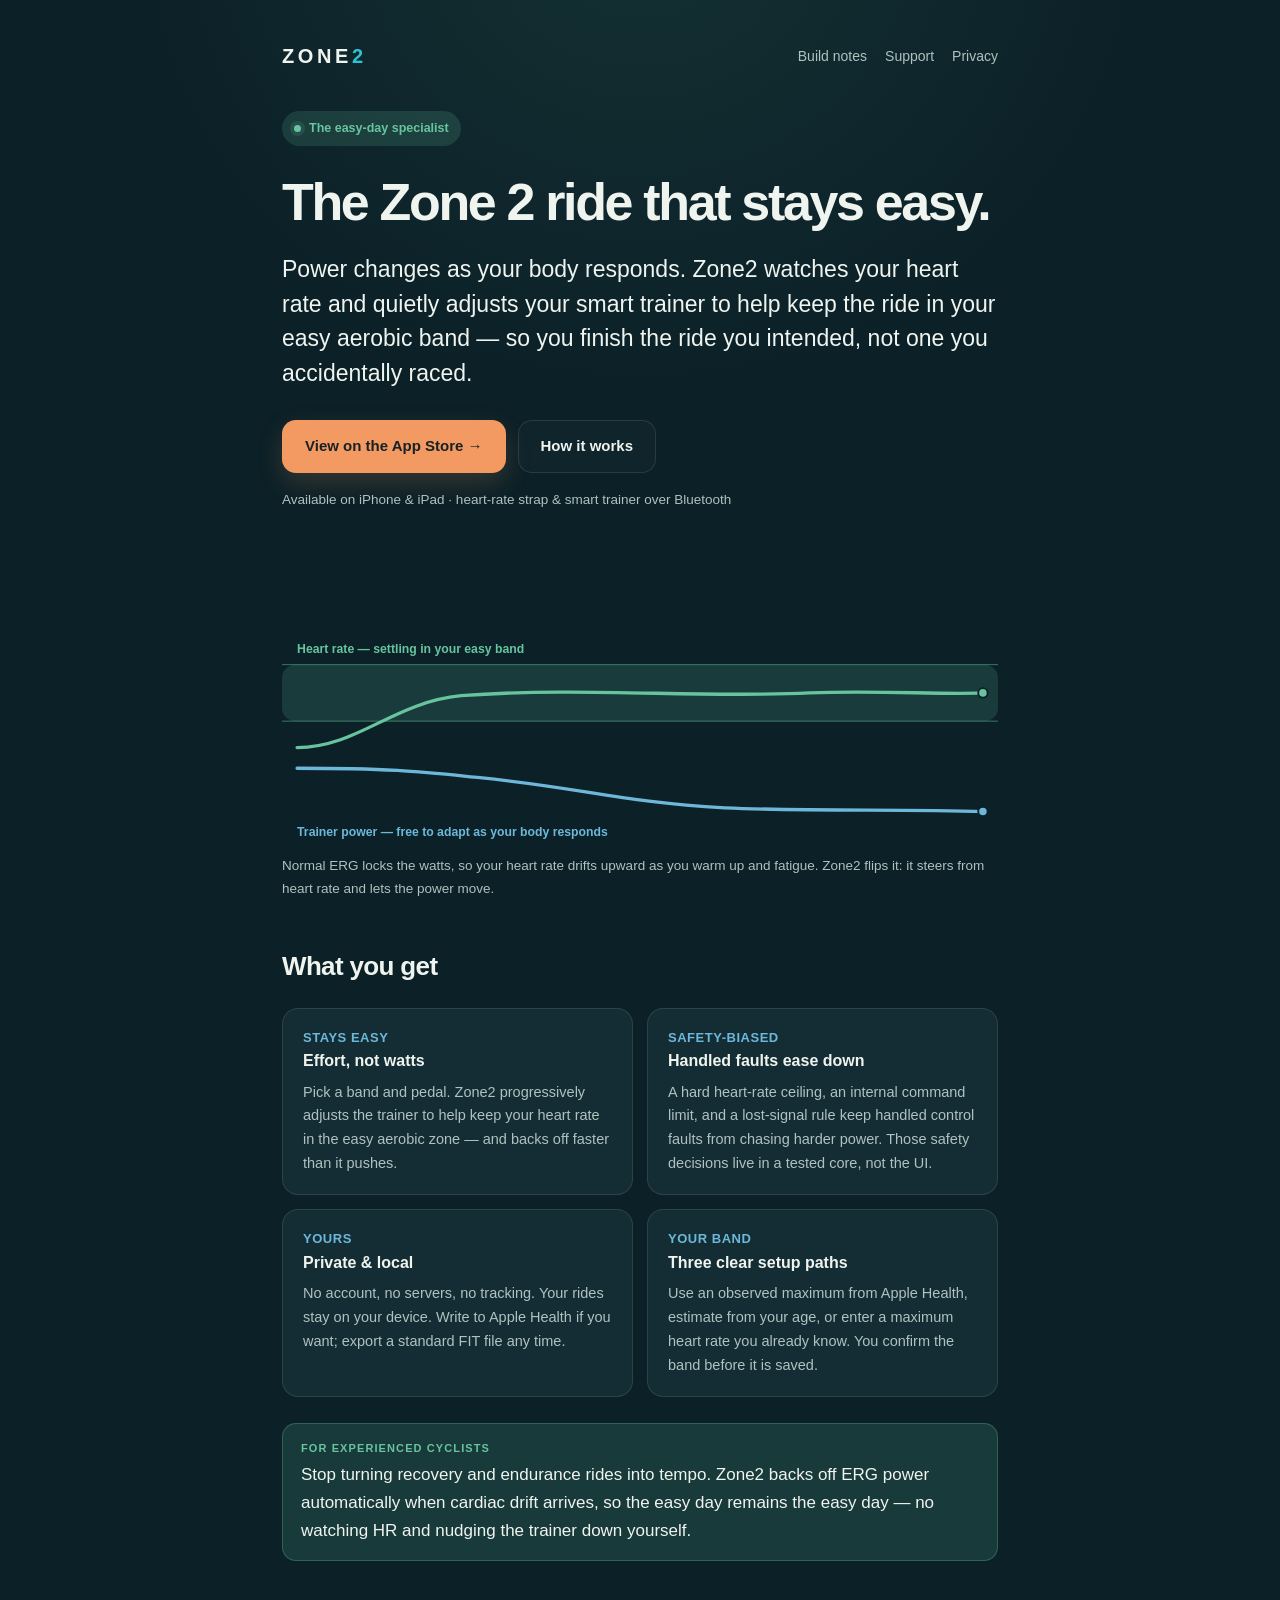
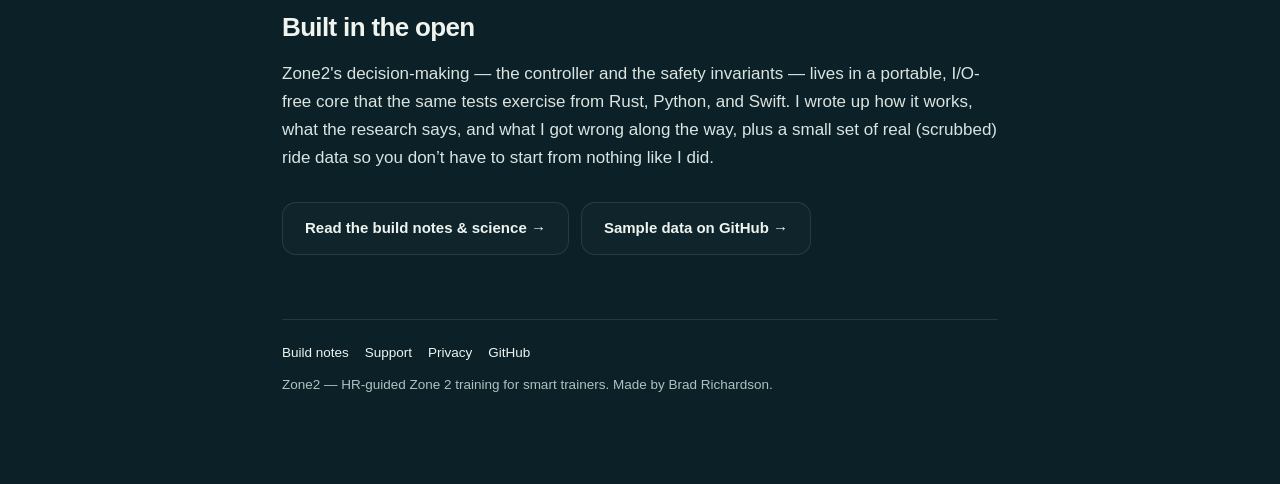
<file: index.html>
<!DOCTYPE html>
<html lang="en">
<head>
<meta charset="UTF-8">
<meta name="viewport" content="width=device-width, initial-scale=1.0">
<title>Zone2 — the Zone 2 ride that stays easy</title>
<meta name="description" content="Zone2 uses heart rate to steer your smart trainer and help keep an easy aerobic ride inside the band you set.">
<link rel="stylesheet" href="style.css">
</head>
<body>
<div class="wrap">
  <header class="site">
    <a class="logo" href="index.html">ZONE<span>2</span></a>
    <nav class="top">
      <a href="notes.html">Build notes</a>
      <a href="support.html">Support</a>
      <a href="privacy.html">Privacy</a>
    </nav>
  </header>

  <section class="hero">
    <span class="chip"><span class="dot"></span>The easy-day specialist</span>
    <h1>The Zone&nbsp;2 ride that stays easy.</h1>
    <p class="lead">Power changes as your body responds. Zone2 watches your
    heart rate and quietly adjusts your smart trainer to help keep the ride in your easy
    aerobic band&nbsp;— so you finish the ride you intended, not one you
    accidentally raced.</p>

    <div class="actions">
      <a class="btn primary" href="https://apps.apple.com/us/app/zone2-autopilot/id6780289464">View on the App Store &rarr;</a>
      <a class="btn ghost" href="notes.html">How it works</a>
    </div>
    <p class="small" style="margin-top:16px">Available on iPhone &amp; iPad&nbsp;· heart-rate strap &amp; smart trainer over Bluetooth</p>
  </section>

  <!-- Signature "Easy Band" visual: HR settles in the band while power adapts below -->
  <figure class="band" aria-label="A chart: heart rate settles inside the easy band while trainer power eases below it.">
    <svg viewBox="0 0 760 300" role="img" xmlns="http://www.w3.org/2000/svg">
      <!-- easy band -->
      <rect x="0" y="110" width="760" height="60" rx="14" fill="rgba(103,196,159,.16)"/>
      <line x1="0" y1="110" x2="760" y2="110" stroke="#67c49f" stroke-opacity=".55" stroke-width="1"/>
      <line x1="0" y1="170" x2="760" y2="170" stroke="#67c49f" stroke-opacity=".55" stroke-width="1"/>
      <!-- heart-rate trace: warms into the band, then settles -->
      <path d="M 16,198 C 80,198 118,150 190,143 C 320,133 440,146 560,140 C 630,137 700,142 744,140"
            fill="none" stroke="#67c49f" stroke-width="3.5" stroke-linecap="round"/>
      <circle cx="744" cy="140" r="5" fill="#67c49f" stroke="#0b2027" stroke-width="2"/>
      <!-- power trace, lower lane: free to bend and ease -->
      <path d="M 16,220 C 120,220 150,224 210,230 C 320,241 360,256 470,262 C 560,266 660,263 744,266"
            fill="none" stroke="#6db8da" stroke-width="3.5" stroke-linecap="round"/>
      <circle cx="744" cy="266" r="5" fill="#6db8da" stroke="#0b2027" stroke-width="2"/>
      <!-- labels -->
      <text x="16" y="98"  fill="#67c49f" font-size="13" font-weight="700" font-family="-apple-system, sans-serif">Heart rate — settling in your easy band</text>
      <text x="16" y="292" fill="#6db8da" font-size="13" font-weight="700" font-family="-apple-system, sans-serif">Trainer power — free to adapt as your body responds</text>
    </svg>
    <figcaption>Normal ERG locks the watts, so your heart rate drifts upward as
    you warm up and fatigue. Zone2 flips it: it steers from heart rate and lets the
    power move.</figcaption>
  </figure>

  <h2 id="what">What you get</h2>
  <div class="grid cols-2">
    <div class="tile">
      <div class="k">Stays easy</div>
      <h3>Effort, not watts</h3>
      <p>Pick a band and pedal. Zone2 progressively adjusts the trainer to help keep
      your heart rate in the easy aerobic zone — and backs off faster than it
      pushes.</p>
    </div>
    <div class="tile">
      <div class="k">Safety-biased</div>
      <h3>Handled faults ease down</h3>
      <p>A hard heart-rate ceiling, an internal command limit, and a lost-signal rule
      keep handled control faults from chasing harder power. Those safety decisions
      live in a tested core, not the UI.</p>
    </div>
    <div class="tile">
      <div class="k">Yours</div>
      <h3>Private &amp; local</h3>
      <p>No account, no servers, no tracking. Your rides stay on your device. Write
      to Apple&nbsp;Health if you want; export a standard FIT file any time.</p>
    </div>
    <div class="tile">
      <div class="k">Your band</div>
      <h3>Three clear setup paths</h3>
      <p>Use an observed maximum from Apple&nbsp;Health, estimate from your age, or
      enter a maximum heart rate you already know. You confirm the band before it is saved.</p>
    </div>
  </div>

  <div class="note">
    <span class="label">For experienced cyclists</span>
    Stop turning recovery and endurance rides into tempo. Zone2 backs off ERG
    power automatically when cardiac drift arrives, so the easy day remains the
    easy day — no watching HR and nudging the trainer down yourself.
  </div>

  <h2>Built in the open</h2>
  <p>Zone2's decision-making — the controller and the safety
  invariants — lives in a portable, I/O-free core that the same tests exercise
  from Rust, Python, and Swift. I wrote up how it works, what the research says,
  and what I got wrong along the way, plus a small set of real (scrubbed) ride
  data so you don&rsquo;t have to start from nothing like I did.</p>
  <div class="actions">
    <a class="btn ghost" href="notes.html">Read the build notes &amp; science &rarr;</a>
    <a class="btn ghost" href="https://github.com/brad-richardson/zone2-docs">Sample data on GitHub &rarr;</a>
  </div>

  <footer class="site">
    <nav>
      <a href="notes.html">Build notes</a>
      <a href="support.html">Support</a>
      <a href="privacy.html">Privacy</a>
      <a href="https://github.com/brad-richardson/zone2-docs">GitHub</a>
    </nav>
    Zone2 — HR-guided Zone&nbsp;2 training for smart trainers. Made by Brad Richardson.
  </footer>
</div>
</body>
</html>
</file>
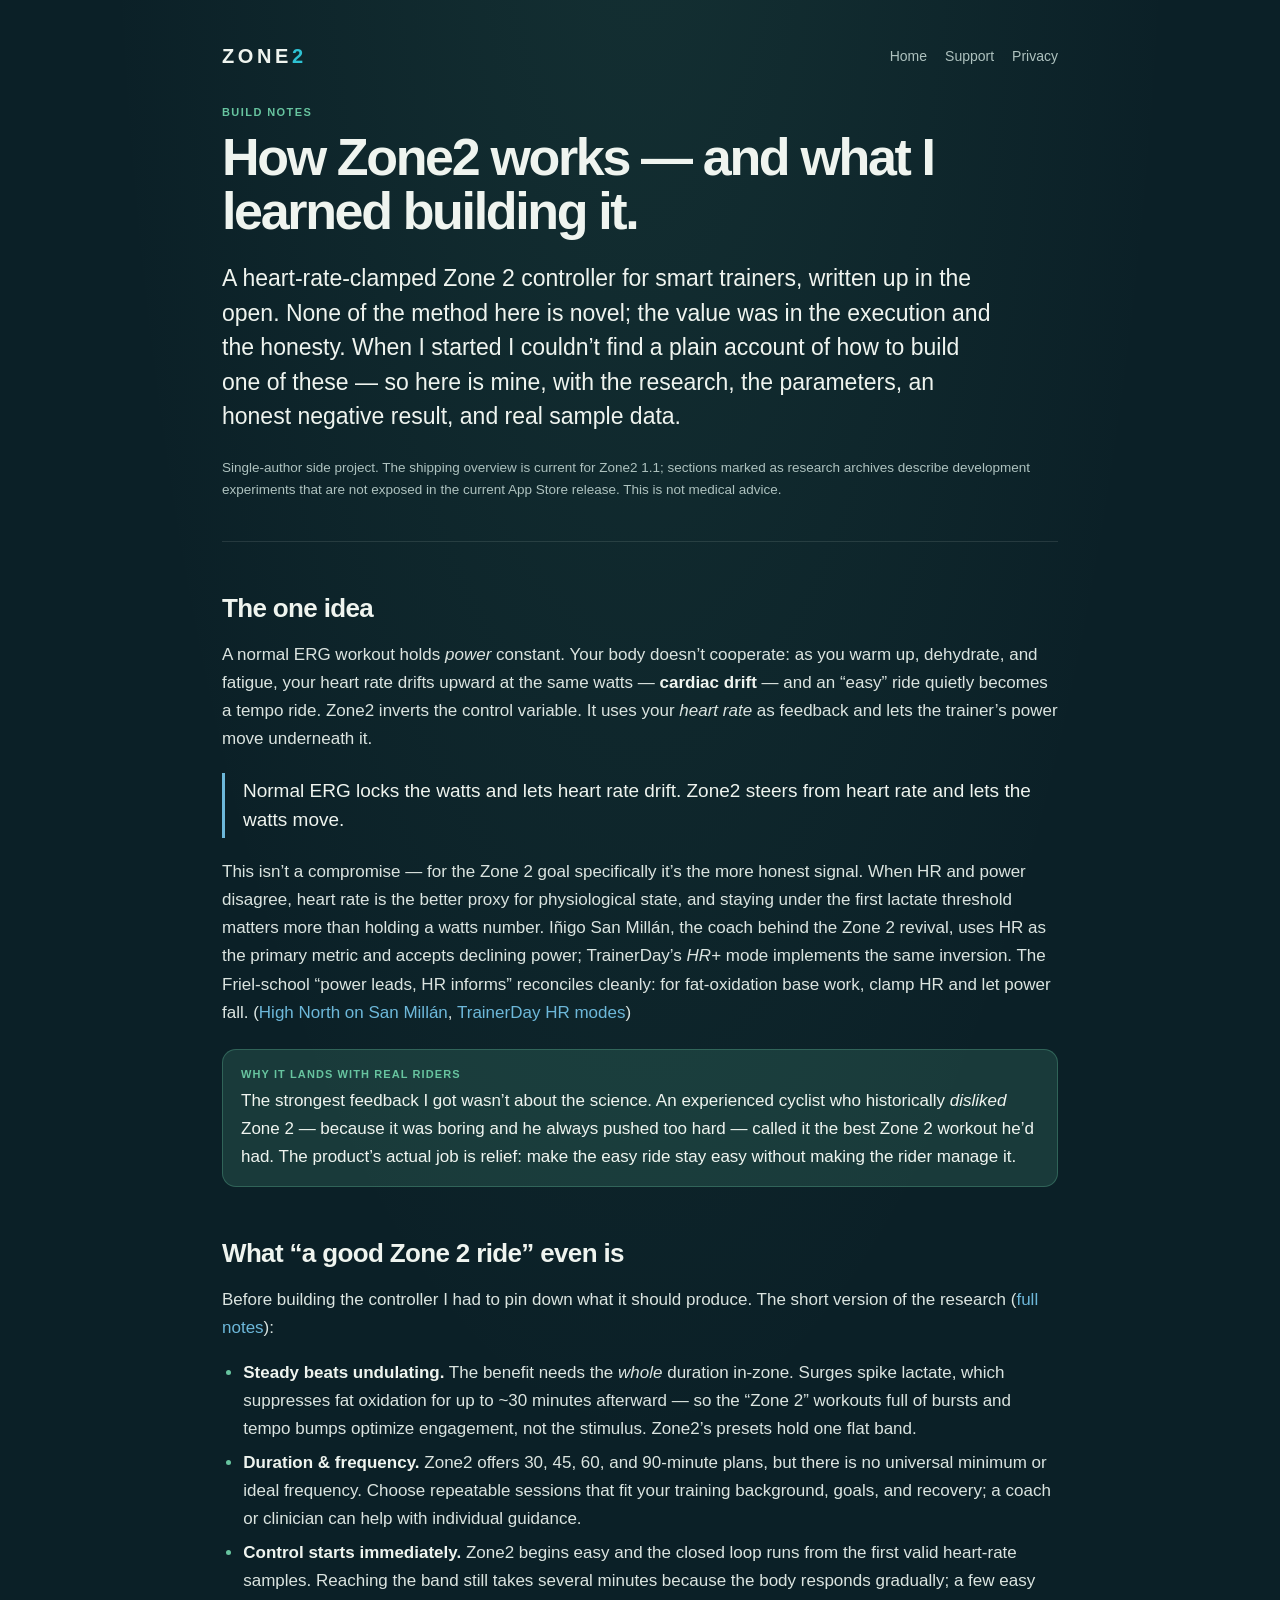
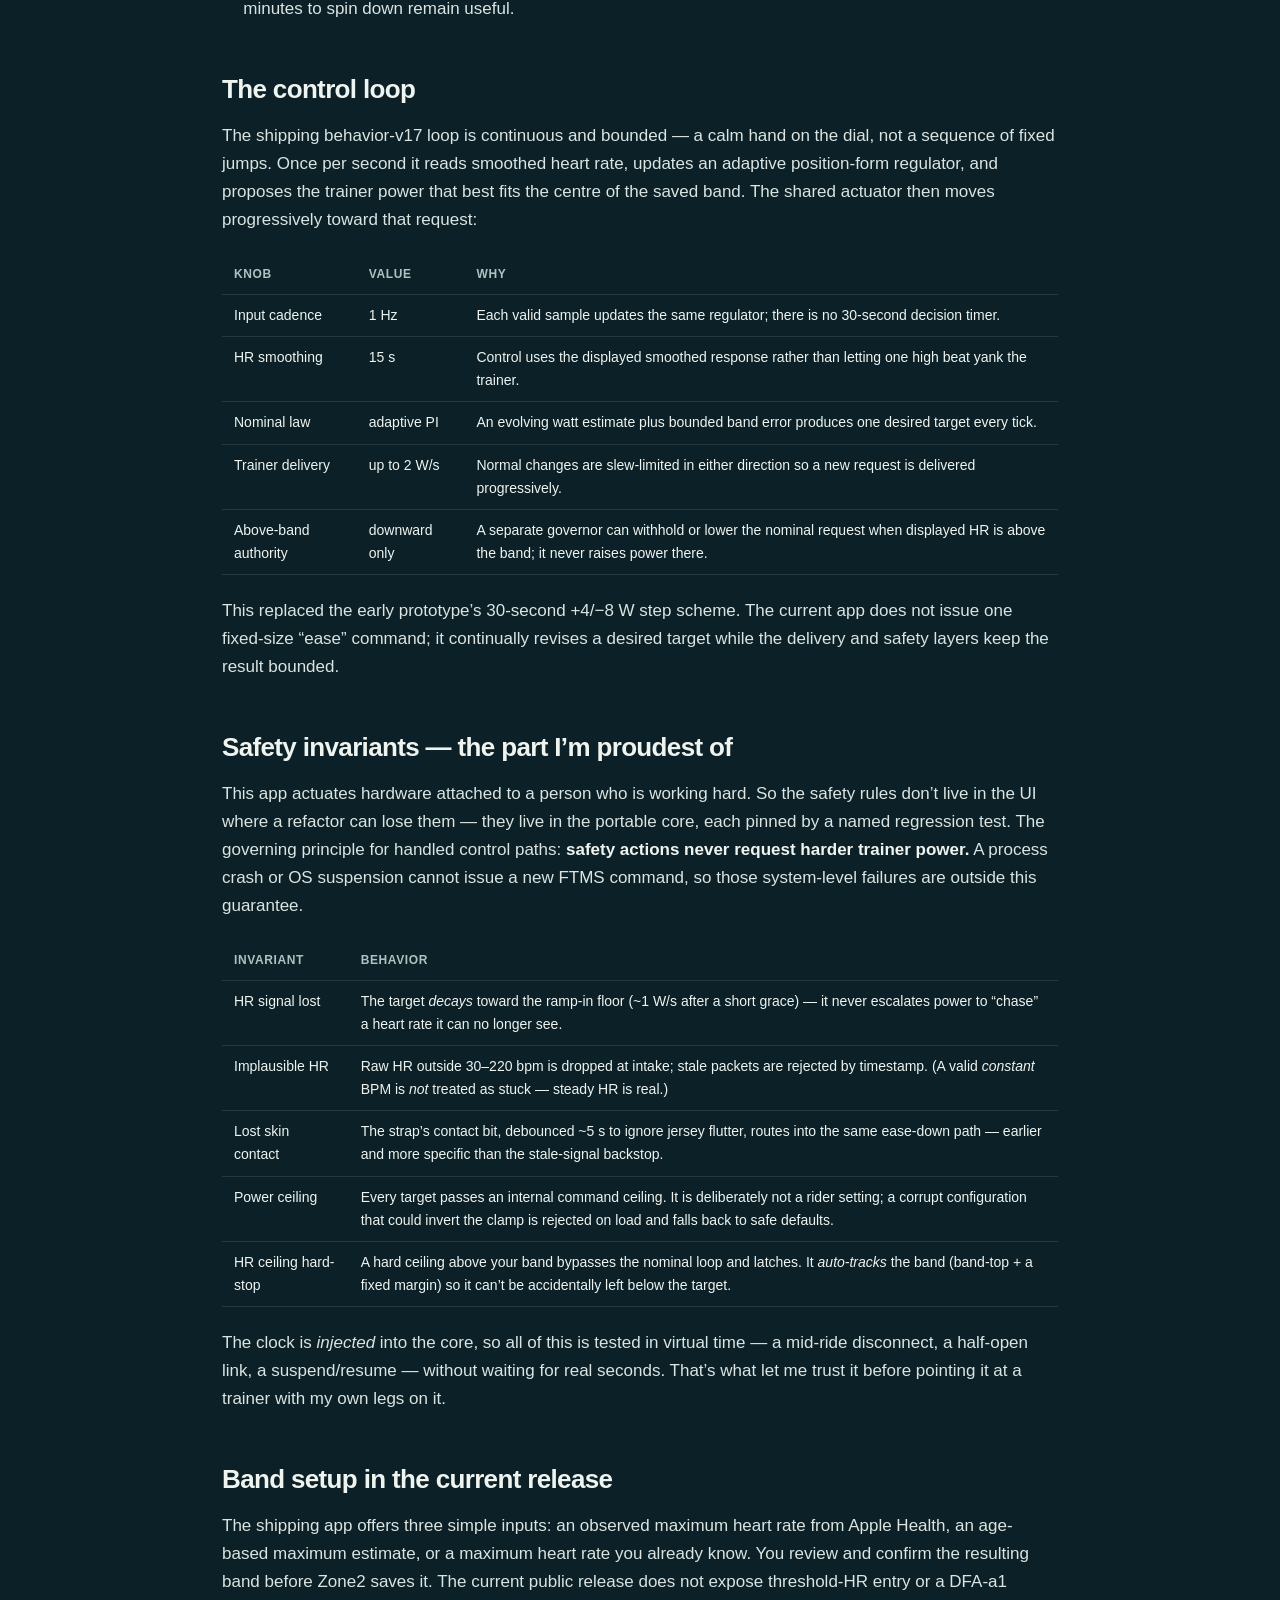
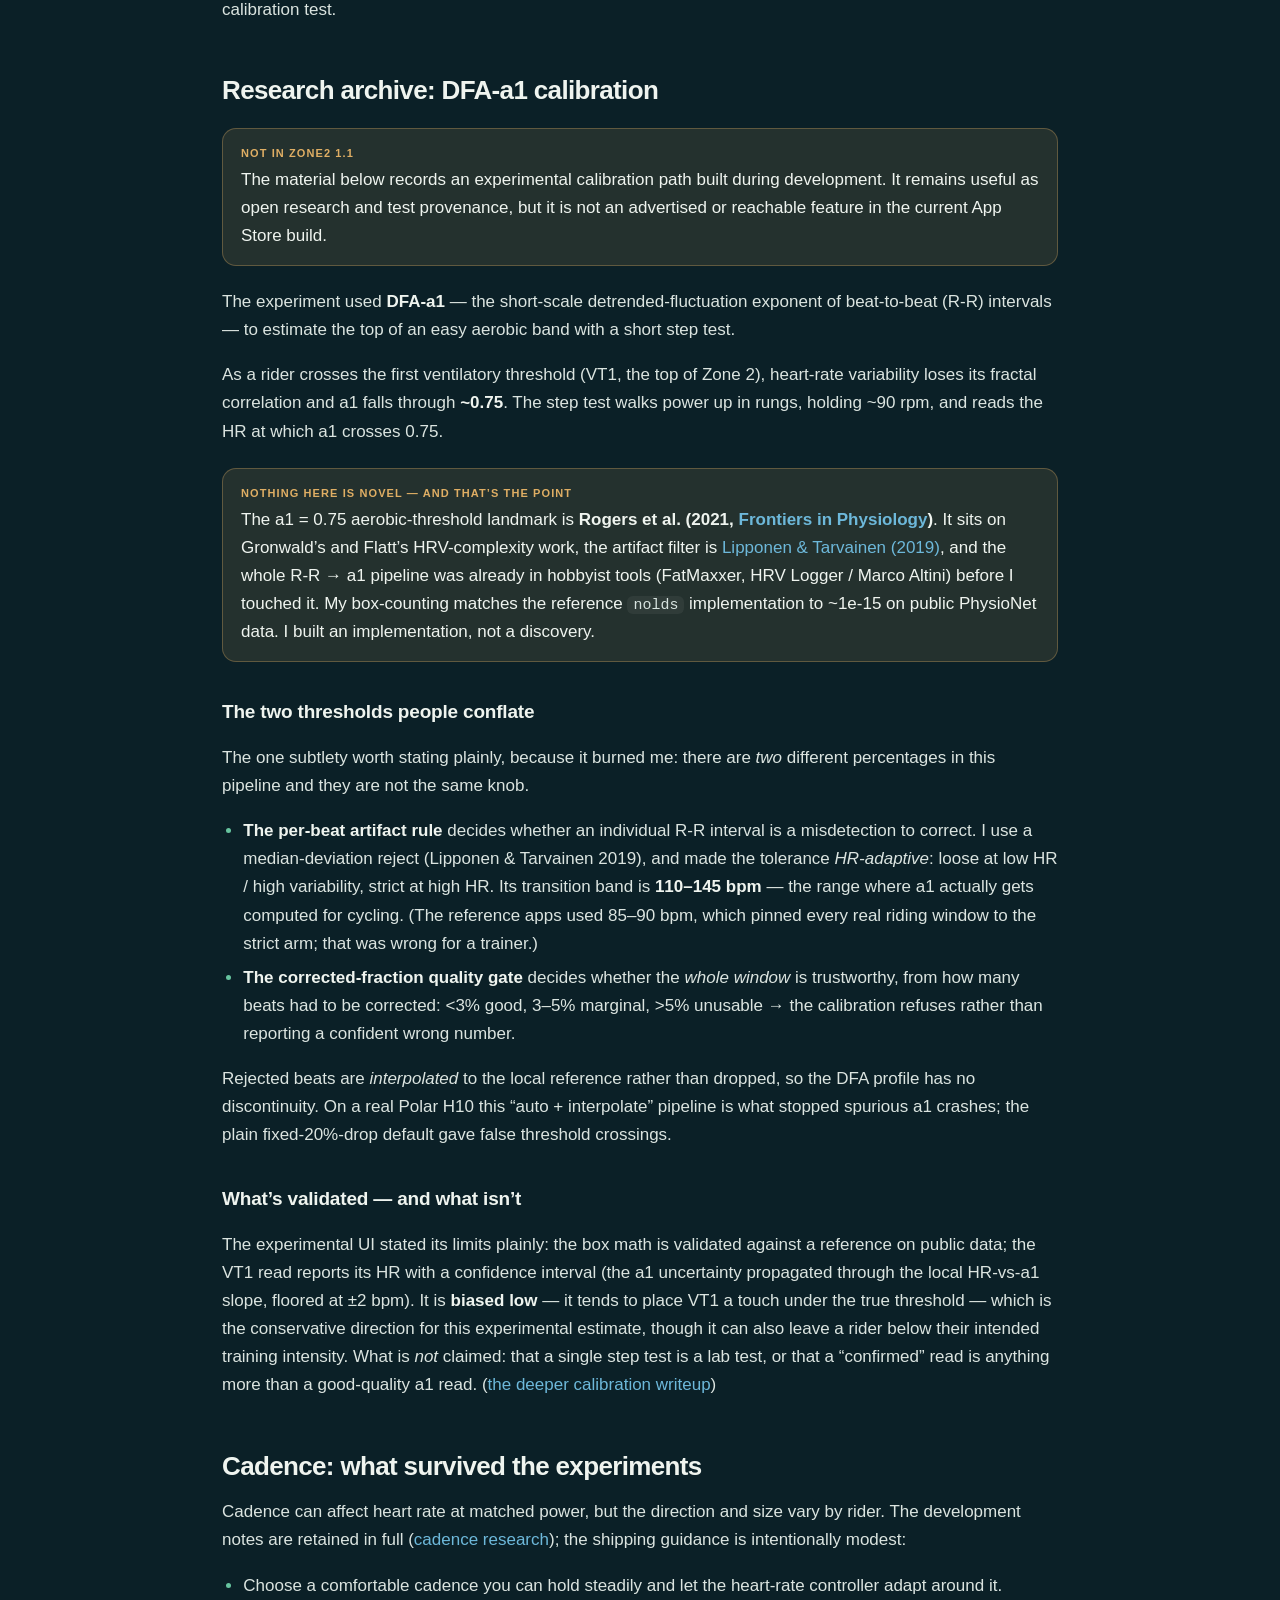
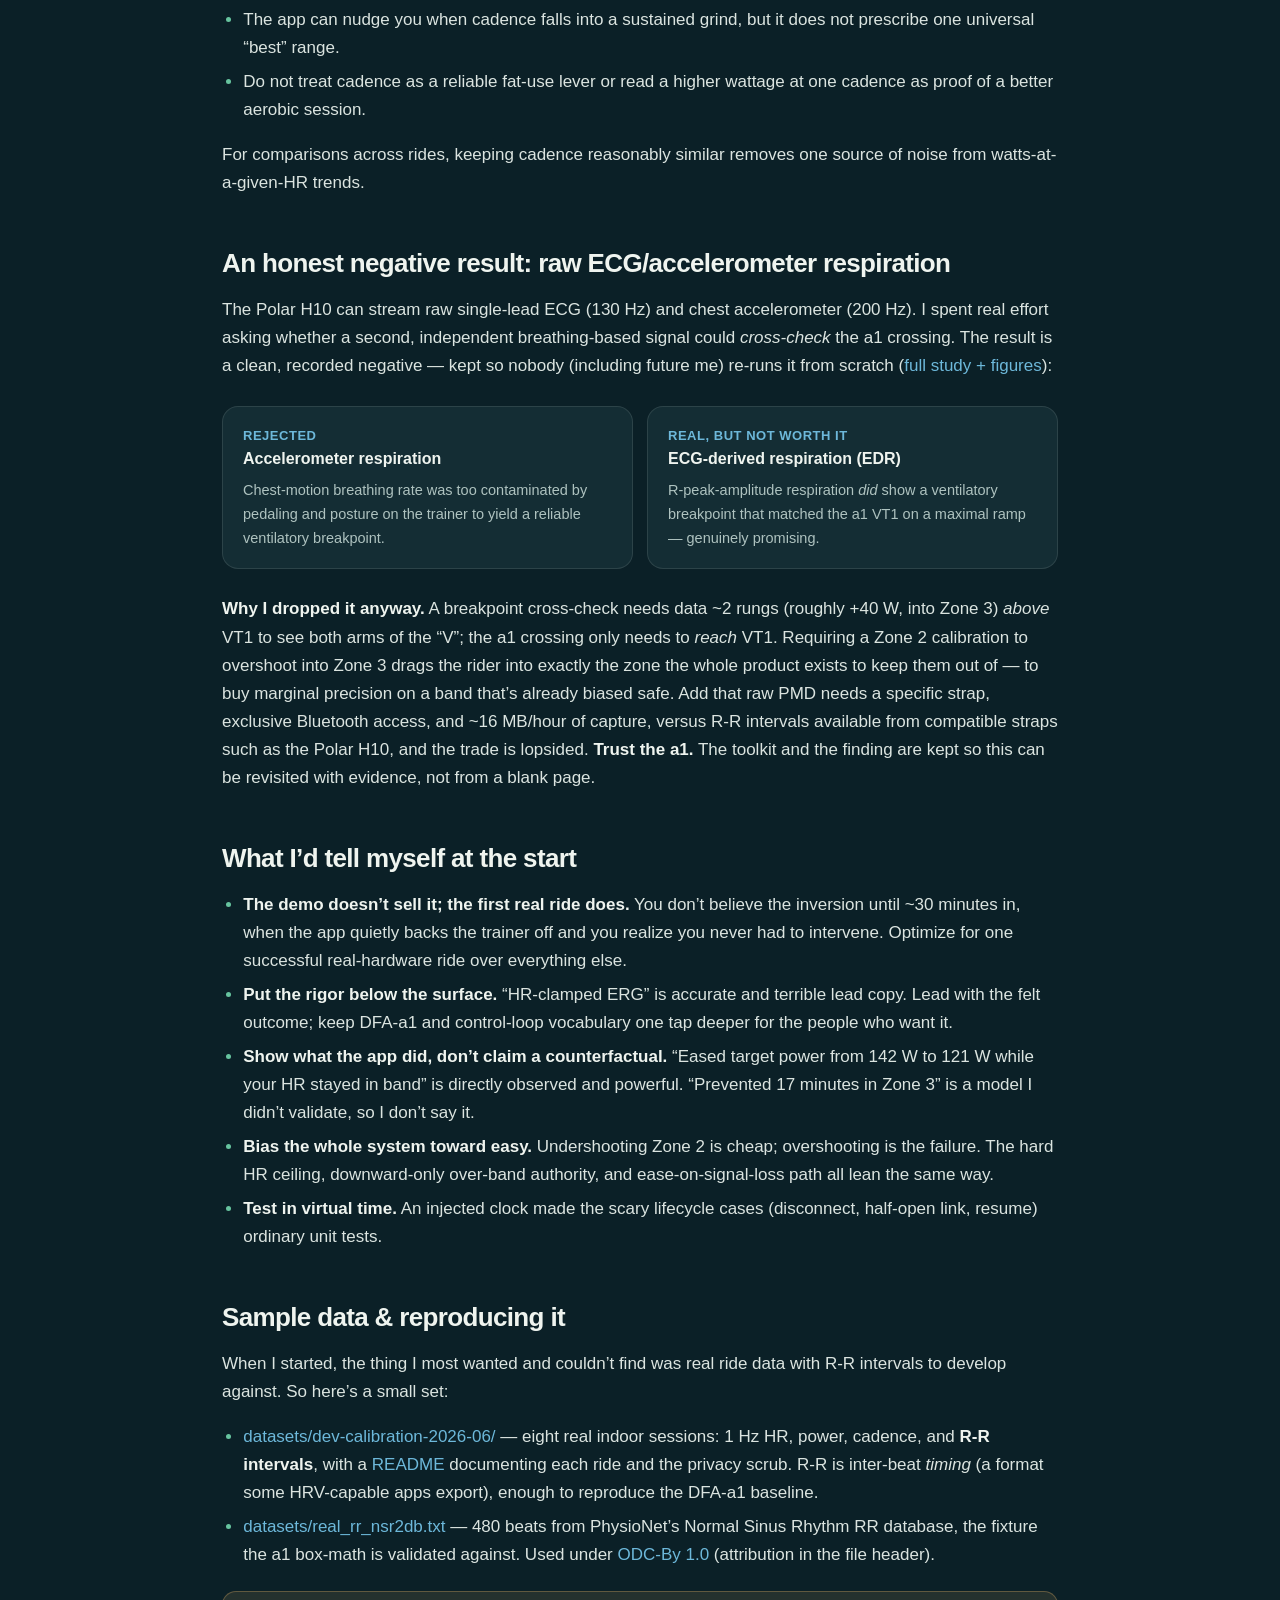
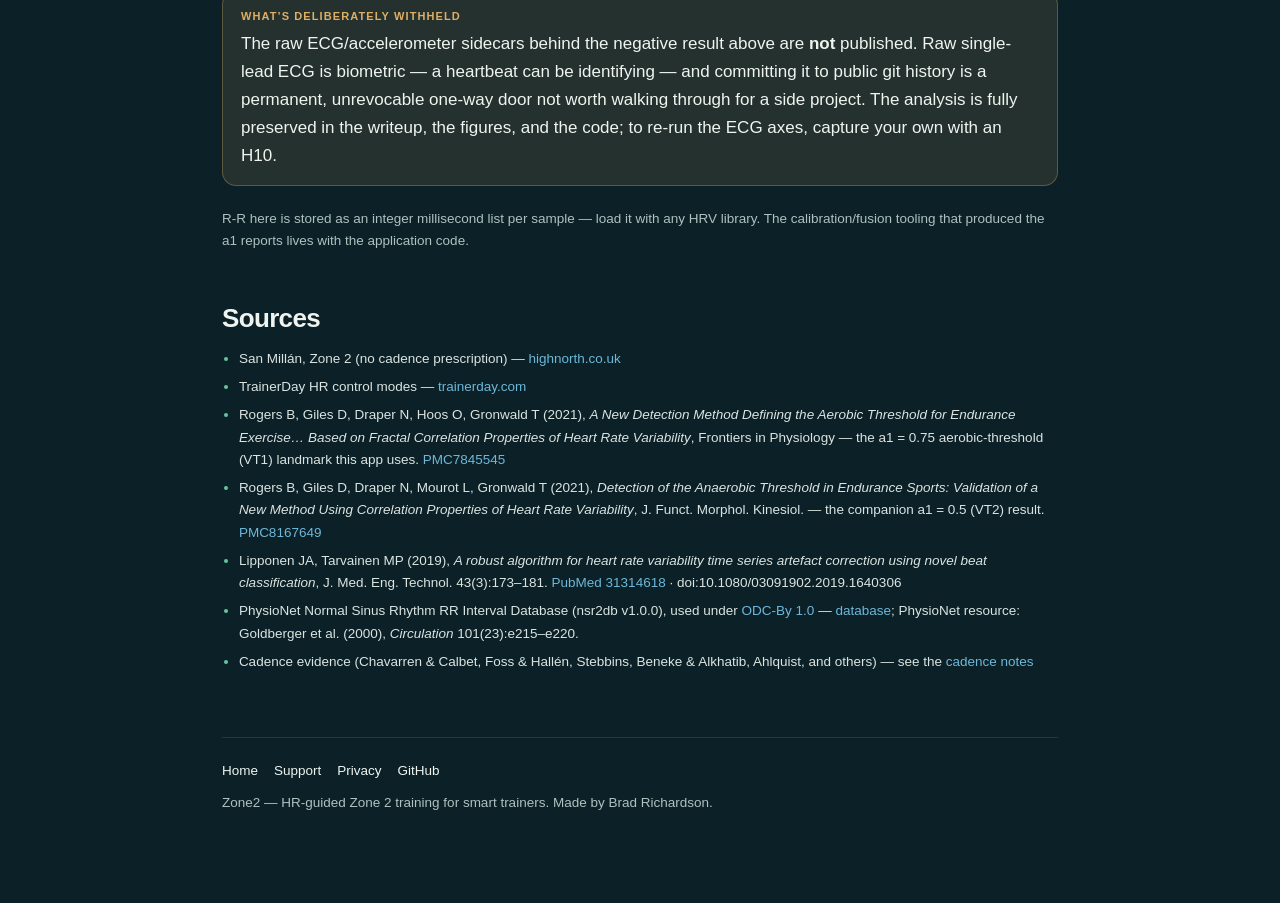
<file: notes.html>
<!DOCTYPE html>
<html lang="en">
<head>
<meta charset="UTF-8">
<meta name="viewport" content="width=device-width, initial-scale=1.0">
<title>Zone2 — how it works &amp; what I learned building it</title>
<meta name="description" content="An open writeup of an HR-guided Zone 2 trainer controller: the shipping control loop and safety invariants, development experiments, and real sample data.">
<link rel="stylesheet" href="style.css">
</head>
<body>
<div class="wrap wide">
  <header class="site">
    <a class="logo" href="index.html">ZONE<span>2</span></a>
    <nav class="top">
      <a href="index.html">Home</a>
      <a href="support.html">Support</a>
      <a href="privacy.html">Privacy</a>
    </nav>
  </header>

  <p class="eyebrow">Build notes</p>
  <h1>How Zone2 works — and what I learned building it.</h1>
  <p class="lead">A heart-rate-clamped Zone 2 controller for smart trainers, written
  up in the open. None of the method here is novel; the value was in the
  execution and the honesty. When I started I couldn&rsquo;t find a plain account
  of how to build one of these — so here is mine, with the research, the
  parameters, an honest negative result, and real sample data.</p>
  <p class="small">Single-author side project. The shipping overview is current
  for Zone2&nbsp;1.1; sections marked as research archives describe development
  experiments that are not exposed in the current App Store release. This is not
  medical advice.</p>

  <hr>

  <h2>The one idea</h2>
  <p>A normal ERG workout holds <em>power</em> constant. Your body doesn&rsquo;t
  cooperate: as you warm up, dehydrate, and fatigue, your heart rate drifts
  upward at the same watts — <strong>cardiac drift</strong> — and an &ldquo;easy&rdquo;
  ride quietly becomes a tempo ride. Zone2 inverts the control variable. It uses
  your <em>heart rate</em> as feedback and lets the trainer&rsquo;s power move
  underneath it.</p>

  <blockquote class="mechanism">Normal ERG locks the watts and lets heart rate
  drift. Zone2 steers from heart rate and lets the watts move.</blockquote>

  <p>This isn&rsquo;t a compromise — for the Zone 2 goal specifically it&rsquo;s the
  more honest signal. When HR and power disagree, heart rate is the better proxy
  for physiological state, and staying under the first lactate threshold matters
  more than holding a watts number. Iñigo San&nbsp;Millán, the coach behind the
  Zone 2 revival, uses HR as the primary metric and accepts declining power;
  TrainerDay&rsquo;s <em>HR+</em> mode implements the same inversion. The
  Friel-school &ldquo;power leads, HR informs&rdquo; reconciles cleanly: for
  fat-oxidation base work, clamp HR and let power fall.
  (<a href="https://www.highnorth.co.uk/articles/zone-2-training-inigo-san-millan">High North on San Millán</a>,
  <a href="https://trainerday.com/blog/understanding-control-modes-erg-slope-resistance-and-hr-in-trainerday">TrainerDay HR modes</a>)</p>

  <div class="note">
    <span class="label">Why it lands with real riders</span>
    The strongest feedback I got wasn&rsquo;t about the science. An experienced
    cyclist who historically <em>disliked</em> Zone 2 — because it was boring and
    he always pushed too hard — called it the best Zone 2 workout he&rsquo;d had.
    The product&rsquo;s actual job is relief: make the easy ride stay easy without
    making the rider manage it.
  </div>

  <h2>What &ldquo;a good Zone 2 ride&rdquo; even is</h2>
  <p>Before building the controller I had to pin down what it should produce. The
  short version of the research (<a href="research/zone2-training-design.md">full notes</a>):</p>
  <ul>
    <li><strong>Steady beats undulating.</strong> The benefit needs the
    <em>whole</em> duration in-zone. Surges spike lactate, which suppresses fat
    oxidation for up to ~30&nbsp;minutes afterward — so the &ldquo;Zone 2&rdquo;
    workouts full of bursts and tempo bumps optimize engagement, not the stimulus.
    Zone2&rsquo;s presets hold one flat band.</li>
    <li><strong>Duration &amp; frequency.</strong> Zone2 offers 30, 45, 60, and
    90-minute plans, but there is no universal minimum or ideal frequency.
    Choose repeatable sessions that fit your training background, goals, and
    recovery; a coach or clinician can help with individual guidance.</li>
    <li><strong>Control starts immediately.</strong> Zone2 begins easy and the
    closed loop runs from the first valid heart-rate samples. Reaching the band
    still takes several minutes because the body responds gradually; a few easy
    minutes to spin down remain useful.</li>
  </ul>

  <h2>The control loop</h2>
  <p>The shipping behavior-v17 loop is continuous and bounded — a calm hand on
  the dial, not a sequence of fixed jumps. Once per second it reads smoothed
  heart rate, updates an adaptive position-form regulator, and proposes the
  trainer power that best fits the centre of the saved band. The shared actuator
  then moves progressively toward that request:</p>

  <div class="table-wrap">
  <table>
    <thead><tr><th>Knob</th><th>Value</th><th>Why</th></tr></thead>
    <tbody>
      <tr><td>Input cadence</td><td>1&nbsp;Hz</td><td>Each valid sample updates the same regulator; there is no 30-second decision timer.</td></tr>
      <tr><td>HR smoothing</td><td>15&nbsp;s</td><td>Control uses the displayed smoothed response rather than letting one high beat yank the trainer.</td></tr>
      <tr><td>Nominal law</td><td>adaptive PI</td><td>An evolving watt estimate plus bounded band error produces one desired target every tick.</td></tr>
      <tr><td>Trainer delivery</td><td>up to 2&nbsp;W/s</td><td>Normal changes are slew-limited in either direction so a new request is delivered progressively.</td></tr>
      <tr><td>Above-band authority</td><td>downward only</td><td>A separate governor can withhold or lower the nominal request when displayed HR is above the band; it never raises power there.</td></tr>
    </tbody>
  </table>
  </div>

  <p>This replaced the early prototype&rsquo;s 30-second +4/&minus;8&nbsp;W step
  scheme. The current app does not issue one fixed-size &ldquo;ease&rdquo; command;
  it continually revises a desired target while the delivery and safety layers
  keep the result bounded.</p>

  <h2>Safety invariants — the part I&rsquo;m proudest of</h2>
  <p>This app actuates hardware attached to a person who is working hard. So the
  safety rules don&rsquo;t live in the UI where a refactor can lose them — they
  live in the portable core, each pinned by a named regression test. The governing
  principle for handled control paths: <strong>safety actions never request harder
  trainer power.</strong> A process crash or OS suspension cannot issue a new FTMS
  command, so those system-level failures are outside this guarantee.</p>

  <div class="table-wrap">
  <table>
    <thead><tr><th>Invariant</th><th>Behavior</th></tr></thead>
    <tbody>
      <tr><td>HR signal lost</td><td>The target <em>decays</em> toward the ramp-in floor (~1&nbsp;W/s after a short grace) — it never escalates power to &ldquo;chase&rdquo; a heart rate it can no longer see.</td></tr>
      <tr><td>Implausible HR</td><td>Raw HR outside 30–220&nbsp;bpm is dropped at intake; stale packets are rejected by timestamp. (A valid <em>constant</em> BPM is <em>not</em> treated as stuck — steady HR is real.)</td></tr>
      <tr><td>Lost skin contact</td><td>The strap&rsquo;s contact bit, debounced ~5&nbsp;s to ignore jersey flutter, routes into the same ease-down path — earlier and more specific than the stale-signal backstop.</td></tr>
      <tr><td>Power ceiling</td><td>Every target passes an internal command ceiling. It is deliberately not a rider setting; a corrupt configuration that could invert the clamp is rejected on load and falls back to safe defaults.</td></tr>
      <tr><td>HR ceiling hard-stop</td><td>A hard ceiling above your band bypasses the nominal loop and latches. It <em>auto-tracks</em> the band (band-top + a fixed margin) so it can&rsquo;t be accidentally left below the target.</td></tr>
    </tbody>
  </table>
  </div>

  <p>The clock is <em>injected</em> into the core, so all of this is tested in
  virtual time — a mid-ride disconnect, a half-open link, a suspend/resume — without
  waiting for real seconds. That&rsquo;s what let me trust it before pointing it at
  a trainer with my own legs on it.</p>

  <h2>Band setup in the current release</h2>
  <p>The shipping app offers three simple inputs: an observed maximum heart rate
  from Apple&nbsp;Health, an age-based maximum estimate, or a maximum heart rate
  you already know. You review and confirm the resulting band before Zone2 saves
  it. The current public release does not expose threshold-HR entry or a DFA-a1
  calibration test.</p>

  <h2>Research archive: DFA&#8209;a1 calibration</h2>
  <div class="note warn">
    <span class="label">Not in Zone2 1.1</span>
    The material below records an experimental calibration path built during
    development. It remains useful as open research and test provenance, but it
    is not an advertised or reachable feature in the current App Store build.
  </div>

  <p>The experiment used <strong>DFA&#8209;a1</strong> — the short-scale
  detrended-fluctuation exponent of beat-to-beat (R-R) intervals — to estimate
  the top of an easy aerobic band with a short step test.</p>

  <p>As a rider crosses
  the first ventilatory threshold (VT1, the top of Zone 2), heart-rate variability
  loses its fractal correlation and a1 falls through <strong>~0.75</strong>. The
  step test walks power up in rungs, holding ~90&nbsp;rpm, and reads the HR at which
  a1 crosses 0.75.</p>

  <div class="note warn">
    <span class="label">Nothing here is novel — and that&rsquo;s the point</span>
    The a1&nbsp;=&nbsp;0.75 aerobic-threshold landmark is <strong>Rogers
    et&nbsp;al. (2021,
    <a href="https://pmc.ncbi.nlm.nih.gov/articles/PMC7845545/">Frontiers in Physiology</a>)</strong>.
    It sits on Gronwald&rsquo;s and Flatt&rsquo;s HRV-complexity work, the artifact
    filter is <a href="https://pubmed.ncbi.nlm.nih.gov/31314618/">Lipponen &amp;
    Tarvainen (2019)</a>, and the whole R-R&nbsp;→&nbsp;a1 pipeline was already in
    hobbyist tools (FatMaxxer, HRV&nbsp;Logger / Marco&nbsp;Altini) before I touched
    it. My box-counting matches the reference <code>nolds</code> implementation to
    ~1e&#8209;15 on public PhysioNet data. I built an implementation, not a discovery.
  </div>

  <h3>The two thresholds people conflate</h3>
  <p>The one subtlety worth stating plainly, because it burned me: there are
  <em>two</em> different percentages in this pipeline and they are not the same
  knob.</p>
  <ul>
    <li><strong>The per-beat artifact rule</strong> decides whether an individual
    R-R interval is a misdetection to correct. I use a median-deviation reject
    (Lipponen &amp; Tarvainen 2019), and made the tolerance <em>HR-adaptive</em>:
    loose at low HR / high variability, strict at high HR. Its transition band is
    <strong>110–145&nbsp;bpm</strong> — the range where a1 actually gets computed
    for cycling. (The reference apps used 85–90&nbsp;bpm, which pinned every real
    riding window to the strict arm; that was wrong for a trainer.)</li>
    <li><strong>The corrected-fraction quality gate</strong> decides whether the
    <em>whole window</em> is trustworthy, from how many beats had to be corrected:
    &lt;3% good, 3–5% marginal, &gt;5% unusable&nbsp;→ the calibration refuses
    rather than reporting a confident wrong number.</li>
  </ul>
  <p>Rejected beats are <em>interpolated</em> to the local reference rather than
  dropped, so the DFA profile has no discontinuity. On a real Polar&nbsp;H10 this
  &ldquo;auto&nbsp;+&nbsp;interpolate&rdquo; pipeline is what stopped spurious a1
  crashes; the plain fixed-20%-drop default gave false threshold crossings.</p>

  <h3>What&rsquo;s validated — and what isn&rsquo;t</h3>
  <p>The experimental UI stated its limits plainly: the box math is
  validated against a reference on public data; the VT1 read reports its HR with a
  confidence interval (the a1 uncertainty propagated through the local HR-vs-a1
  slope, floored at ±2&nbsp;bpm). It is <strong>biased low</strong> — it tends to
  place VT1 a touch under the true threshold — which is the conservative direction
  for this experimental estimate, though it can also leave a rider below their
  intended training intensity. What is <em>not</em>
  claimed: that a single step test is a lab test, or that a &ldquo;confirmed&rdquo;
  read is anything more than a good-quality a1 read.
  (<a href="research/raw-pmd-fusion.md">the deeper calibration writeup</a>)</p>

  <h2>Cadence: what survived the experiments</h2>
  <p>Cadence can affect heart rate at matched power, but the direction and size
  vary by rider. The development notes are retained in full
  (<a href="research/cadence.md">cadence research</a>); the shipping guidance is
  intentionally modest:</p>
  <ul>
    <li>Choose a comfortable cadence you can hold steadily and let the heart-rate
    controller adapt around it.</li>
    <li>The app can nudge you when cadence falls into a sustained grind, but it
    does not prescribe one universal &ldquo;best&rdquo; range.</li>
    <li>Do not treat cadence as a reliable fat-use lever or read a higher wattage
    at one cadence as proof of a better aerobic session.</li>
  </ul>
  <p>For comparisons across rides, keeping cadence reasonably similar removes one
  source of noise from watts-at-a-given-HR trends.</p>

  <h2>An honest negative result: raw ECG/accelerometer respiration</h2>
  <p>The Polar&nbsp;H10 can stream raw single-lead ECG (130&nbsp;Hz) and chest
  accelerometer (200&nbsp;Hz). I spent real effort asking whether a second,
  independent breathing-based signal could <em>cross-check</em> the a1 crossing.
  The result is a clean, recorded negative — kept so nobody (including future me)
  re-runs it from scratch (<a href="research/raw-pmd-fusion.md">full study + figures</a>):</p>

  <div class="grid cols-2">
    <div class="tile">
      <div class="k">Rejected</div>
      <h3>Accelerometer respiration</h3>
      <p>Chest-motion breathing rate was too contaminated by pedaling and posture
      on the trainer to yield a reliable ventilatory breakpoint.</p>
    </div>
    <div class="tile">
      <div class="k">Real, but not worth it</div>
      <h3>ECG-derived respiration (EDR)</h3>
      <p>R-peak-amplitude respiration <em>did</em> show a ventilatory breakpoint
      that matched the a1 VT1 on a maximal ramp — genuinely promising.</p>
    </div>
  </div>

  <p><strong>Why I dropped it anyway.</strong> A breakpoint cross-check needs data
  ~2 rungs (roughly +40&nbsp;W, into Zone 3) <em>above</em> VT1 to see both arms of
  the &ldquo;V&rdquo;; the a1 crossing only needs to <em>reach</em> VT1. Requiring a
  Zone 2 calibration to overshoot into Zone 3 drags the rider into exactly the zone
  the whole product exists to keep them out of — to buy marginal precision on a band
  that&rsquo;s already biased safe. Add that raw PMD needs a specific strap, exclusive
  Bluetooth access, and ~16&nbsp;MB/hour of capture, versus R-R intervals available
  from compatible straps such as the Polar&nbsp;H10, and the trade is lopsided.
  <strong>Trust the a1.</strong> The
  toolkit and the finding are kept so this can be revisited with evidence, not from
  a blank page.</p>

  <h2>What I&rsquo;d tell myself at the start</h2>
  <ul>
    <li><strong>The demo doesn&rsquo;t sell it; the first real ride does.</strong>
    You don&rsquo;t believe the inversion until ~30 minutes in, when the app quietly
    backs the trainer off and you realize you never had to intervene. Optimize for
    one successful real-hardware ride over everything else.</li>
    <li><strong>Put the rigor below the surface.</strong> &ldquo;HR-clamped
    ERG&rdquo; is accurate and terrible lead copy. Lead with the felt outcome; keep
    DFA-a1 and control-loop vocabulary one tap deeper for the people who want it.</li>
    <li><strong>Show what the app did, don&rsquo;t claim a counterfactual.</strong>
    &ldquo;Eased target power from 142&nbsp;W to 121&nbsp;W while your HR stayed in
    band&rdquo; is directly observed and powerful. &ldquo;Prevented 17 minutes in
    Zone 3&rdquo; is a model I didn&rsquo;t validate, so I don&rsquo;t say it.</li>
    <li><strong>Bias the whole system toward easy.</strong> Undershooting Zone 2 is
    cheap; overshooting is the failure. The hard HR ceiling, downward-only
    over-band authority, and ease-on-signal-loss path all lean the same way.</li>
    <li><strong>Test in virtual time.</strong> An injected clock made the scary
    lifecycle cases (disconnect, half-open link, resume) ordinary unit tests.</li>
  </ul>

  <h2>Sample data &amp; reproducing it</h2>
  <p>When I started, the thing I most wanted and couldn&rsquo;t find was real ride
  data with R-R intervals to develop against. So here&rsquo;s a small set:</p>
  <ul>
    <li><a href="datasets/dev-calibration-2026-06/">datasets/dev-calibration-2026-06/</a>
    — eight real indoor sessions: 1&nbsp;Hz HR, power, cadence, and <strong>R-R
    intervals</strong>, with a <a href="datasets/dev-calibration-2026-06/README.md">README</a>
    documenting each ride and the privacy scrub. R-R is inter-beat <em>timing</em>
    (a format some HRV-capable apps export), enough to reproduce the DFA-a1
    baseline.</li>
    <li><a href="datasets/real_rr_nsr2db.txt">datasets/real_rr_nsr2db.txt</a> — 480
    beats from PhysioNet&rsquo;s Normal Sinus Rhythm RR database, the fixture the a1
    box-math is validated against. Used under
    <a href="https://physionet.org/content/nsr2db/view-license/1.0.0/">ODC-By&nbsp;1.0</a>
    (attribution in the file header).</li>
  </ul>

  <div class="note warn">
    <span class="label">What&rsquo;s deliberately withheld</span>
    The raw ECG/accelerometer sidecars behind the negative result above are
    <strong>not</strong> published. Raw single-lead ECG is biometric — a heartbeat
    can be identifying — and committing it to public git history is a permanent,
    unrevocable one-way door not worth walking through for a side project. The
    analysis is fully preserved in the writeup, the figures, and the code; to re-run
    the ECG axes, capture your own with an H10.
  </div>

  <p class="small">R-R here is stored as an integer millisecond list per sample —
  load it with any HRV library. The calibration/fusion tooling that produced the a1
  reports lives with the application code.</p>

  <h2>Sources</h2>
  <ul class="small">
    <li>San Millán, Zone 2 (no cadence prescription) — <a href="https://www.highnorth.co.uk/articles/zone-2-training-inigo-san-millan">highnorth.co.uk</a></li>
    <li>TrainerDay HR control modes — <a href="https://trainerday.com/blog/understanding-control-modes-erg-slope-resistance-and-hr-in-trainerday">trainerday.com</a></li>
    <li>Rogers B, Giles D, Draper N, Hoos O, Gronwald T (2021), <em>A New Detection
    Method Defining the Aerobic Threshold for Endurance Exercise&hellip; Based on
    Fractal Correlation Properties of Heart Rate Variability</em>, Frontiers in
    Physiology — the a1&nbsp;=&nbsp;0.75 aerobic-threshold (VT1) landmark this app
    uses. <a href="https://pmc.ncbi.nlm.nih.gov/articles/PMC7845545/">PMC7845545</a></li>
    <li>Rogers B, Giles D, Draper N, Mourot L, Gronwald T (2021), <em>Detection of
    the Anaerobic Threshold in Endurance Sports: Validation of a New Method Using
    Correlation Properties of Heart Rate Variability</em>, J.&nbsp;Funct. Morphol.
    Kinesiol. — the companion a1&nbsp;=&nbsp;0.5 (VT2) result.
    <a href="https://pmc.ncbi.nlm.nih.gov/articles/PMC8167649/">PMC8167649</a></li>
    <li>Lipponen JA, Tarvainen MP (2019), <em>A robust algorithm for heart rate
    variability time series artefact correction using novel beat classification</em>,
    J.&nbsp;Med. Eng. Technol. 43(3):173&ndash;181.
    <a href="https://pubmed.ncbi.nlm.nih.gov/31314618/">PubMed&nbsp;31314618</a>
    · doi:10.1080/03091902.2019.1640306</li>
    <li>PhysioNet Normal Sinus Rhythm RR Interval Database (nsr2db&nbsp;v1.0.0), used
    under <a href="https://physionet.org/content/nsr2db/view-license/1.0.0/">ODC-By&nbsp;1.0</a>
    — <a href="https://physionet.org/content/nsr2db/1.0.0/">database</a>; PhysioNet
    resource: Goldberger et&nbsp;al. (2000), <em>Circulation</em> 101(23):e215&ndash;e220.</li>
    <li>Cadence evidence (Chavarren&nbsp;&amp;&nbsp;Calbet, Foss&nbsp;&amp;&nbsp;Hallén, Stebbins, Beneke&nbsp;&amp;&nbsp;Alkhatib, Ahlquist, and others) — see the <a href="research/cadence.md">cadence notes</a></li>
  </ul>

  <footer class="site">
    <nav>
      <a href="index.html">Home</a>
      <a href="support.html">Support</a>
      <a href="privacy.html">Privacy</a>
      <a href="https://github.com/brad-richardson/zone2-docs">GitHub</a>
    </nav>
    Zone2 — HR-guided Zone&nbsp;2 training for smart trainers. Made by Brad Richardson.
  </footer>
</div>
</body>
</html>
</file>
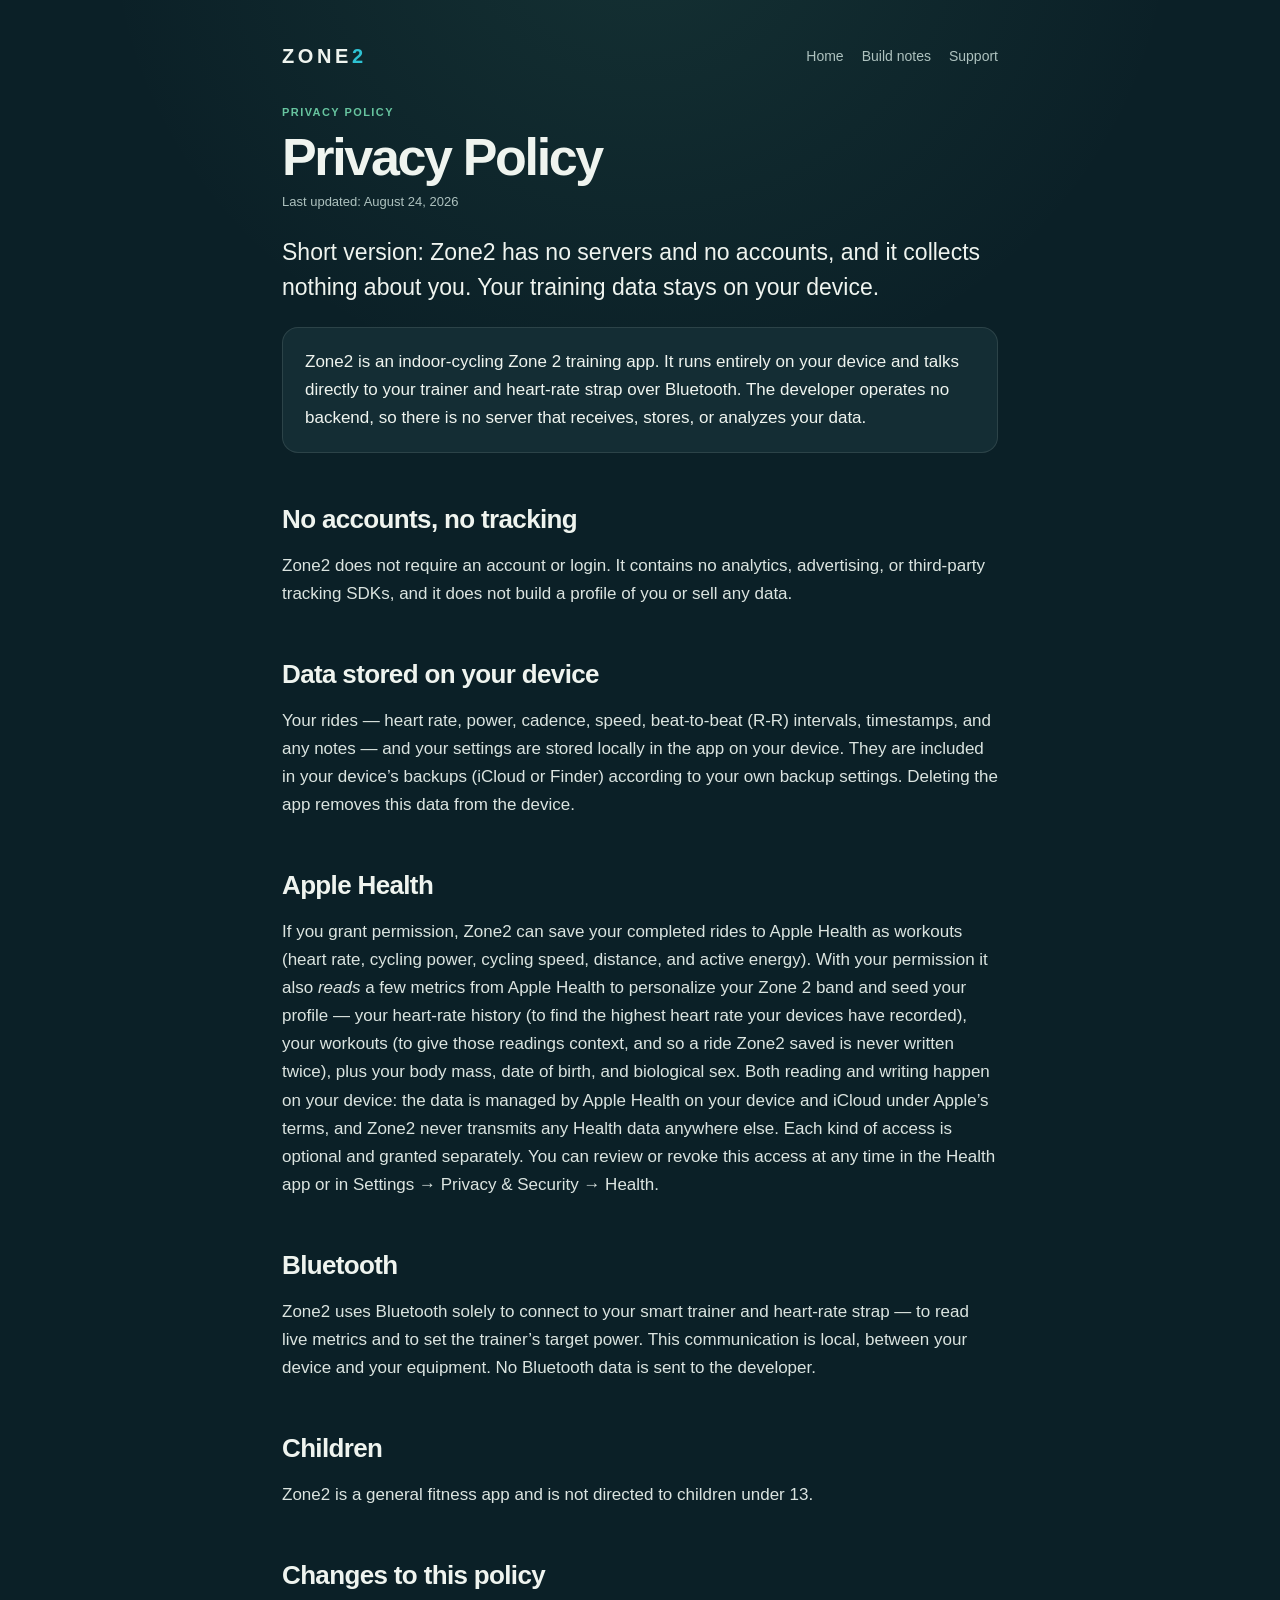
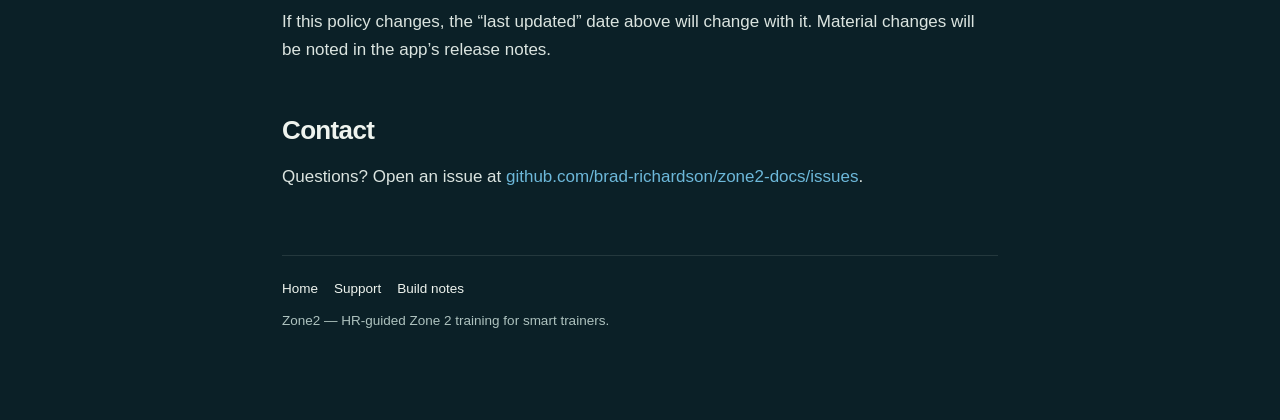
<file: privacy.html>
<!DOCTYPE html>
<html lang="en">
<head>
<meta charset="UTF-8">
<meta name="viewport" content="width=device-width, initial-scale=1.0">
<title>Zone2 — Privacy Policy</title>
<link rel="stylesheet" href="style.css">
</head>
<body>
<div class="wrap">
  <header class="site">
    <a class="logo" href="index.html">ZONE<span>2</span></a>
    <nav class="top">
      <a href="index.html">Home</a>
      <a href="notes.html">Build notes</a>
      <a href="support.html">Support</a>
    </nav>
  </header>

  <p class="eyebrow">Privacy Policy</p>
  <h1>Privacy Policy</h1>
  <p class="updated">Last updated: August 24, 2026</p>

  <p class="lead">Short version: Zone2 has no servers and no accounts, and it
  collects nothing about you. Your training data stays on your device.</p>

  <div class="card">
    Zone2 is an indoor-cycling Zone&nbsp;2 training app. It runs entirely on your
    device and talks directly to your trainer and heart-rate strap over Bluetooth.
    The developer operates no backend, so there is no server that receives, stores,
    or analyzes your data.
  </div>

  <h2>No accounts, no tracking</h2>
  <p>Zone2 does not require an account or login. It contains no analytics,
  advertising, or third-party tracking SDKs, and it does not build a profile of
  you or sell any data.</p>

  <h2>Data stored on your device</h2>
  <p>Your rides — heart rate, power, cadence, speed, beat-to-beat (R-R)
  intervals, timestamps, and any notes — and your settings are stored locally in
  the app on your device. They are included in your device&rsquo;s backups (iCloud
  or Finder) according to your own backup settings. Deleting the app removes this
  data from the device.</p>

  <h2>Apple Health</h2>
  <p>If you grant permission, Zone2 can save your completed rides to Apple Health
  as workouts (heart rate, cycling power, cycling speed, distance, and active
  energy). With your permission it also
  <em>reads</em> a few metrics from Apple Health to personalize your Zone&nbsp;2
  band and seed your profile — your heart-rate history (to find the highest heart
  rate your devices have recorded), your workouts (to give those readings context,
  and so a ride Zone2 saved is never written twice), plus your body mass, date of
  birth, and biological sex. Both reading and writing
  happen on your device: the data is managed by Apple Health on your device and
  iCloud under Apple&rsquo;s terms, and Zone2 never transmits any Health data
  anywhere else. Each kind of access is optional and granted separately. You can
  review or revoke this access at any time in the Health app or in
  Settings&nbsp;&rarr;&nbsp;Privacy&nbsp;&amp;&nbsp;Security&nbsp;&rarr;&nbsp;Health.</p>

  <h2>Bluetooth</h2>
  <p>Zone2 uses Bluetooth solely to connect to your smart trainer and heart-rate
  strap — to read live metrics and to set the trainer&rsquo;s target power. This
  communication is local, between your device and your equipment. No Bluetooth data
  is sent to the developer.</p>

  <h2>Children</h2>
  <p>Zone2 is a general fitness app and is not directed to children under 13.</p>

  <h2>Changes to this policy</h2>
  <p>If this policy changes, the &ldquo;last updated&rdquo; date above will change
  with it. Material changes will be noted in the app&rsquo;s release notes.</p>

  <h2>Contact</h2>
  <p>Questions? Open an issue at
  <a href="https://github.com/brad-richardson/zone2-docs/issues">github.com/brad-richardson/zone2-docs/issues</a>.</p>

  <footer class="site">
    <nav>
      <a href="index.html">Home</a>
      <a href="support.html">Support</a>
      <a href="notes.html">Build notes</a>
    </nav>
    Zone2 — HR-guided Zone&nbsp;2 training for smart trainers.
  </footer>
</div>
</body>
</html>
</file>
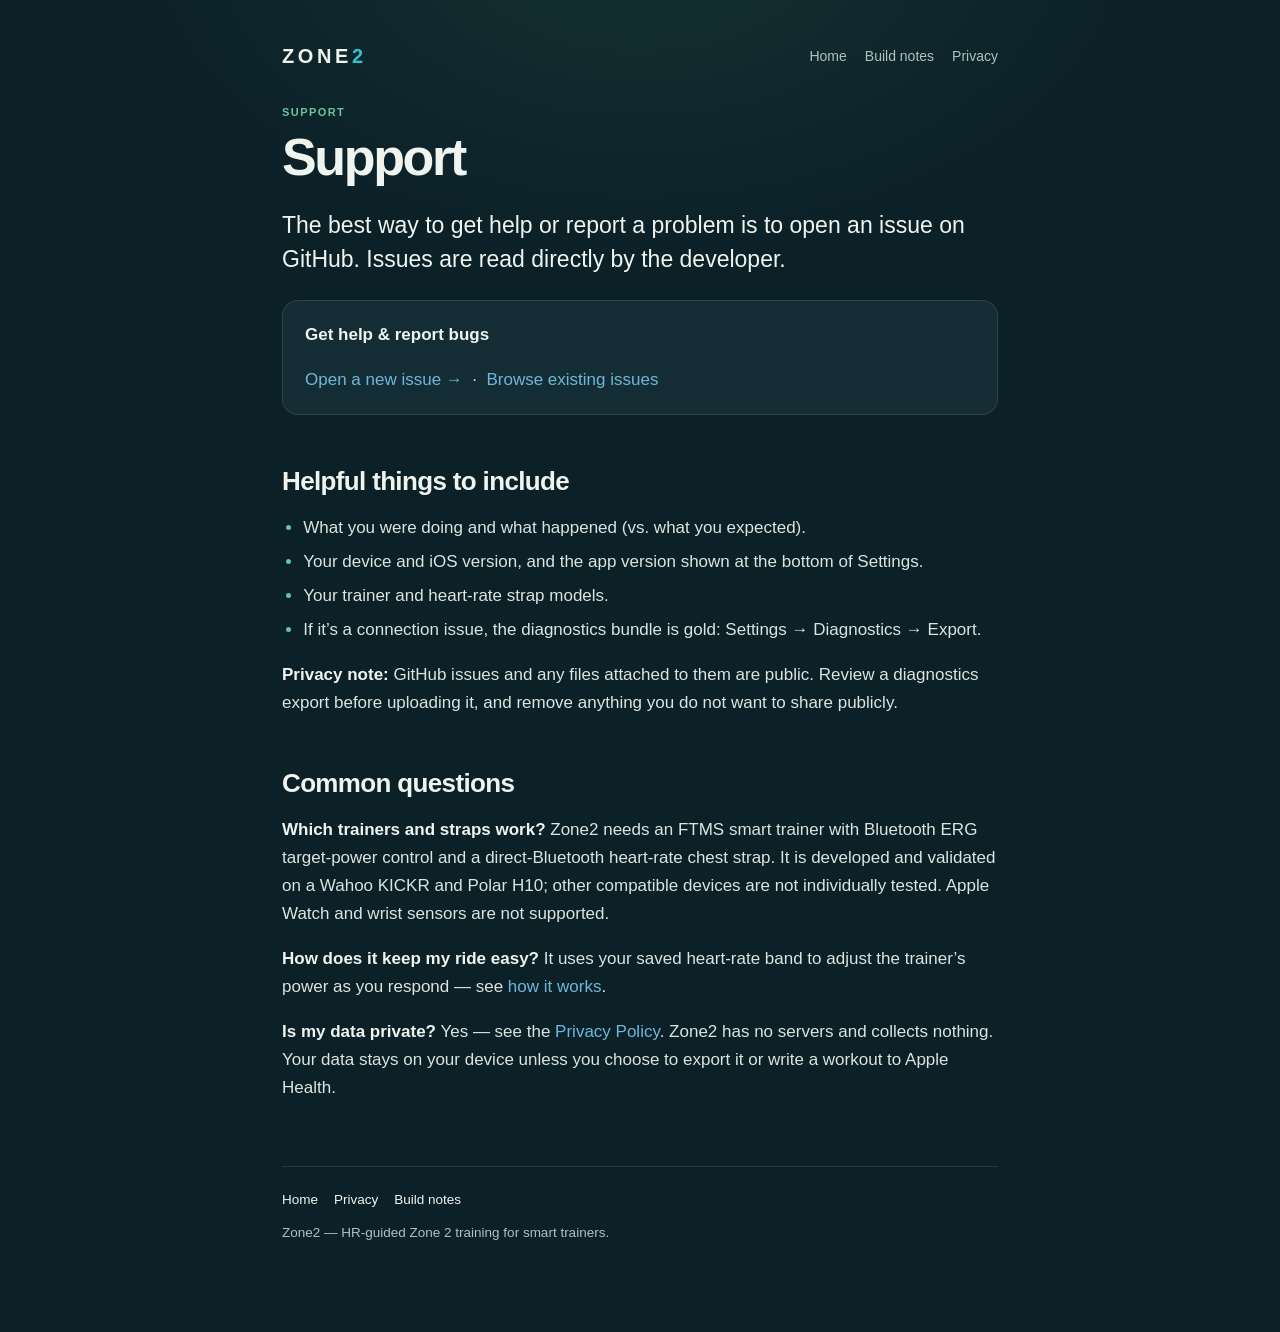
<file: support.html>
<!DOCTYPE html>
<html lang="en">
<head>
<meta charset="UTF-8">
<meta name="viewport" content="width=device-width, initial-scale=1.0">
<title>Zone2 — Support</title>
<link rel="stylesheet" href="style.css">
</head>
<body>
<div class="wrap">
  <header class="site">
    <a class="logo" href="index.html">ZONE<span>2</span></a>
    <nav class="top">
      <a href="index.html">Home</a>
      <a href="notes.html">Build notes</a>
      <a href="privacy.html">Privacy</a>
    </nav>
  </header>

  <p class="eyebrow">Support</p>
  <h1>Support</h1>
  <p class="lead">The best way to get help or report a problem is to open an issue
  on GitHub. Issues are read directly by the developer.</p>

  <div class="card">
    <p style="margin-top:0"><strong>Get help &amp; report bugs</strong></p>
    <p style="margin-bottom:0">
      <a href="https://github.com/brad-richardson/zone2-docs/issues/new">Open a new issue&nbsp;&rarr;</a>
      &nbsp;·&nbsp;
      <a href="https://github.com/brad-richardson/zone2-docs/issues">Browse existing issues</a>
    </p>
  </div>

  <h2>Helpful things to include</h2>
  <ul>
    <li>What you were doing and what happened (vs. what you expected).</li>
    <li>Your device and iOS version, and the app version shown at the bottom of Settings.</li>
    <li>Your trainer and heart-rate strap models.</li>
    <li>If it&rsquo;s a connection issue, the diagnostics bundle is gold: Settings &rarr; Diagnostics &rarr; Export.</li>
  </ul>
  <p><strong>Privacy note:</strong> GitHub issues and any files attached to them
  are public. Review a diagnostics export before uploading it, and remove anything
  you do not want to share publicly.</p>

  <h2>Common questions</h2>
  <p><strong>Which trainers and straps work?</strong> Zone2 needs an FTMS smart
  trainer with Bluetooth ERG target-power control and a direct-Bluetooth heart-rate
  chest strap. It is developed and validated on a Wahoo KICKR and Polar H10; other
  compatible devices are not individually tested. Apple Watch and wrist sensors
  are not supported.</p>
  <p><strong>How does it keep my ride easy?</strong> It uses your saved heart-rate
  band to adjust the trainer&rsquo;s power as you respond — see
  <a href="notes.html">how it works</a>.</p>
  <p><strong>Is my data private?</strong> Yes — see the
  <a href="privacy.html">Privacy Policy</a>. Zone2 has no servers and collects
  nothing. Your data stays on your device unless you choose to export it or write
  a workout to Apple Health.</p>

  <footer class="site">
    <nav>
      <a href="index.html">Home</a>
      <a href="privacy.html">Privacy</a>
      <a href="notes.html">Build notes</a>
    </nav>
    Zone2 — HR-guided Zone&nbsp;2 training for smart trainers.
  </footer>
</div>
</body>
</html>
</file>
<file: style.css>
/* ==========================================================================
   Zone2 — public site styling.
   "Calm Instrument" design system, ported verbatim from the app's tokens
   (ios/Zone2/Theme/Palette.swift → the visual-overhaul prototype). Warm navy
   canvas, sage = easy/success, mineral blue = power/links, apricot = primary
   action, teal = brand. Red is reserved for safety only. One shared sheet for
   every page so the site reads as one instrument.
   ========================================================================== */
:root {
  color-scheme: dark;
  --surface:    #0b2027;  /* warm navy canvas — never pure black */
  --surface-2:  #142d34;  /* elevated card */
  --surface-3:  #07191f;  /* recessed (ride-dim) */
  --ink:        #eff4ef;  /* primary text */
  --muted:      #aec2bf;  /* secondary text */
  --line:       rgba(235,244,238,.11);
  --easy:       #67c49f;  /* sage — in-band / good / success */
  --easy-soft:  rgba(103,196,159,.16);
  --power:      #6db8da;  /* mineral blue — power / links */
  --brand:      #2ec2d3;  /* teal — identity / wordmark */
  --warn:       #dfae64;  /* amber — caution */
  --action:     #f29a62;  /* apricot — primary call to action */
  --action-ink: #182124;  /* dark ink on apricot */
  --danger:     #c64f54;  /* red — safety only */
  --maxw: 760px;
  font-family: -apple-system, BlinkMacSystemFont, "SF Pro Display", "Segoe UI",
    Roboto, Helvetica, Arial, sans-serif;
}

* { box-sizing: border-box; }
html { -webkit-text-size-adjust: 100%; }
body {
  margin: 0;
  background: var(--surface);
  color: var(--ink);
  font-size: 17px;
  line-height: 1.65;
  -webkit-font-smoothing: antialiased;
  text-rendering: optimizeLegibility;
  /* a single soft sage bloom near the top — the app's ambient glow */
  background-image: radial-gradient(ellipse 70% 40% at 50% -4%,
    rgba(103,196,159,.10), transparent 60%);
  background-repeat: no-repeat;
}

.wrap { max-width: var(--maxw); margin: 0 auto; padding: 40px 22px 88px; }
.wrap.wide { max-width: 880px; }

/* --- brand / wordmark ---------------------------------------------------- */
header.site {
  display: flex; align-items: center; justify-content: space-between;
  gap: 16px; padding-bottom: 8px; margin-bottom: 22px;
}
.logo {
  font-weight: 850; letter-spacing: .18em; font-size: 20px; color: var(--ink);
  text-decoration: none;
}
.logo span { color: var(--brand); }
.eyebrow {
  text-transform: uppercase; letter-spacing: .13em; font-size: 11px;
  font-weight: 800; color: var(--easy); margin: 0 0 10px;
}
nav.top { display: flex; gap: 18px; font-size: 14px; }
nav.top a { color: var(--muted); text-decoration: none; }
nav.top a:hover { color: var(--ink); }

/* --- type ---------------------------------------------------------------- */
h1 {
  font-size: clamp(34px, 6vw, 52px); line-height: 1.03; letter-spacing: -.045em;
  font-weight: 720; margin: 10px 0 6px;
}
h2 {
  font-size: 26px; line-height: 1.15; letter-spacing: -.025em; font-weight: 700;
  margin: 52px 0 12px;
}
h3 { font-size: 19px; letter-spacing: -.01em; margin: 34px 0 8px; }
p, li { color: #dbe4e0; }
.lead { font-size: clamp(19px, 2.6vw, 23px); color: var(--ink); line-height: 1.5; max-width: 34em; }
.muted { color: var(--muted); }
.small { font-size: 13.5px; color: var(--muted); }
strong { color: var(--ink); font-weight: 680; }
a { color: var(--power); text-decoration: none; }
a:hover { text-decoration: underline; text-underline-offset: 3px; }
hr { border: 0; border-top: 1px solid var(--line); margin: 40px 0; }

ul, ol { padding-left: 1.25em; }
li { margin: 6px 0; }
li::marker { color: var(--easy); }

blockquote {
  margin: 20px 0; padding: 4px 0 4px 18px; border-left: 3px solid var(--easy);
  color: var(--ink); font-size: 19px; line-height: 1.5;
}
blockquote.mechanism { border-left-color: var(--power); }

/* --- cards / callouts ---------------------------------------------------- */
.card {
  background: var(--surface-2); border: 1px solid var(--line); border-radius: 16px;
  padding: 20px 22px; margin: 22px 0;
}
.card p:first-child { margin-top: 0; }
.card p:last-child { margin-bottom: 0; }

.note {
  border-radius: 14px; padding: 15px 18px; margin: 22px 0;
  background: var(--easy-soft); border: 1px solid rgba(103,196,159,.30);
}
.note.warn { background: rgba(223,174,100,.12); border-color: rgba(223,174,100,.32); }
.note .label {
  display: block; text-transform: uppercase; letter-spacing: .1em;
  font-size: 11px; font-weight: 800; color: var(--easy); margin-bottom: 4px;
}
.note.warn .label { color: var(--warn); }

/* --- hero + signature "Easy Band" --------------------------------------- */
.hero { padding: 8px 0 6px; }
.chip {
  display: inline-flex; align-items: center; gap: 8px; padding: 7px 12px;
  border-radius: 999px; background: var(--easy-soft); color: var(--easy);
  font-size: 12.5px; font-weight: 700; margin-bottom: 20px;
}
.chip .dot {
  width: 7px; height: 7px; border-radius: 50%; background: var(--easy);
  box-shadow: 0 0 0 4px rgba(103,196,159,.14);
}

/* the Easy Band: HR contained in a sage band, power free to bend below it */
figure.band { margin: 30px 0; }
figure.band svg { width: 100%; height: auto; display: block; }
figure.band figcaption { margin-top: 12px; font-size: 13.5px; color: var(--muted); }

/* --- buttons ------------------------------------------------------------- */
.actions { display: flex; flex-wrap: wrap; gap: 12px; margin: 30px 0 8px; }
.btn {
  display: inline-flex; align-items: center; gap: 8px;
  padding: 13px 22px; border-radius: 14px; font-weight: 720; font-size: 15px;
  text-decoration: none; border: 1px solid transparent;
}
.btn.primary { background: var(--action); color: var(--action-ink);
  box-shadow: 0 10px 26px rgba(242,154,98,.18); }
.btn.primary:hover { text-decoration: none; filter: brightness(1.04); }
.btn.ghost { border-color: var(--line); color: var(--ink); background: rgba(255,255,255,.02); }
.btn.ghost:hover { border-color: var(--power); text-decoration: none; }

/* --- feature grid -------------------------------------------------------- */
.grid { display: grid; gap: 14px; margin: 26px 0; }
@media (min-width: 620px) { .grid.cols-2 { grid-template-columns: 1fr 1fr; } }
.tile {
  background: var(--surface-2); border: 1px solid var(--line); border-radius: 16px;
  padding: 18px 20px;
}
.tile h3 { margin: 0 0 6px; font-size: 16px; letter-spacing: 0; }
.tile p { margin: 0; font-size: 14.5px; color: var(--muted); }
.tile .k { font-size: 13px; font-weight: 800; letter-spacing: .04em; color: var(--power); text-transform: uppercase; }

/* --- tables -------------------------------------------------------------- */
.table-wrap { overflow-x: auto; margin: 22px 0; }
table { border-collapse: collapse; width: 100%; font-size: 14px; }
th, td { text-align: left; padding: 9px 12px; border-bottom: 1px solid var(--line); vertical-align: top; }
th { color: var(--muted); font-weight: 700; font-size: 12px; text-transform: uppercase; letter-spacing: .05em; }

/* --- code ---------------------------------------------------------------- */
code {
  font-family: "SF Mono", ui-monospace, SFMono-Regular, Menlo, Consolas, monospace;
  font-size: .88em; background: rgba(255,255,255,.055); padding: 1px 6px; border-radius: 6px;
  color: #d7e3df;
}
pre {
  background: var(--surface-3); border: 1px solid var(--line); border-radius: 12px;
  padding: 16px 18px; overflow-x: auto; font-size: 13px; line-height: 1.55;
}
pre code { background: none; padding: 0; }

/* --- footer -------------------------------------------------------------- */
footer.site {
  margin-top: 64px; padding-top: 22px; border-top: 1px solid var(--line);
  color: var(--muted); font-size: 13.5px;
}
footer.site a { color: var(--muted); }
footer.site nav { display: flex; gap: 16px; flex-wrap: wrap; margin-bottom: 10px; }
footer.site nav a { color: var(--ink); }

.updated { color: var(--muted); font-size: 13px; margin: 0 0 4px; }

@media (prefers-reduced-motion: reduce) { * { transition: none !important; scroll-behavior: auto !important; } }
</file>
